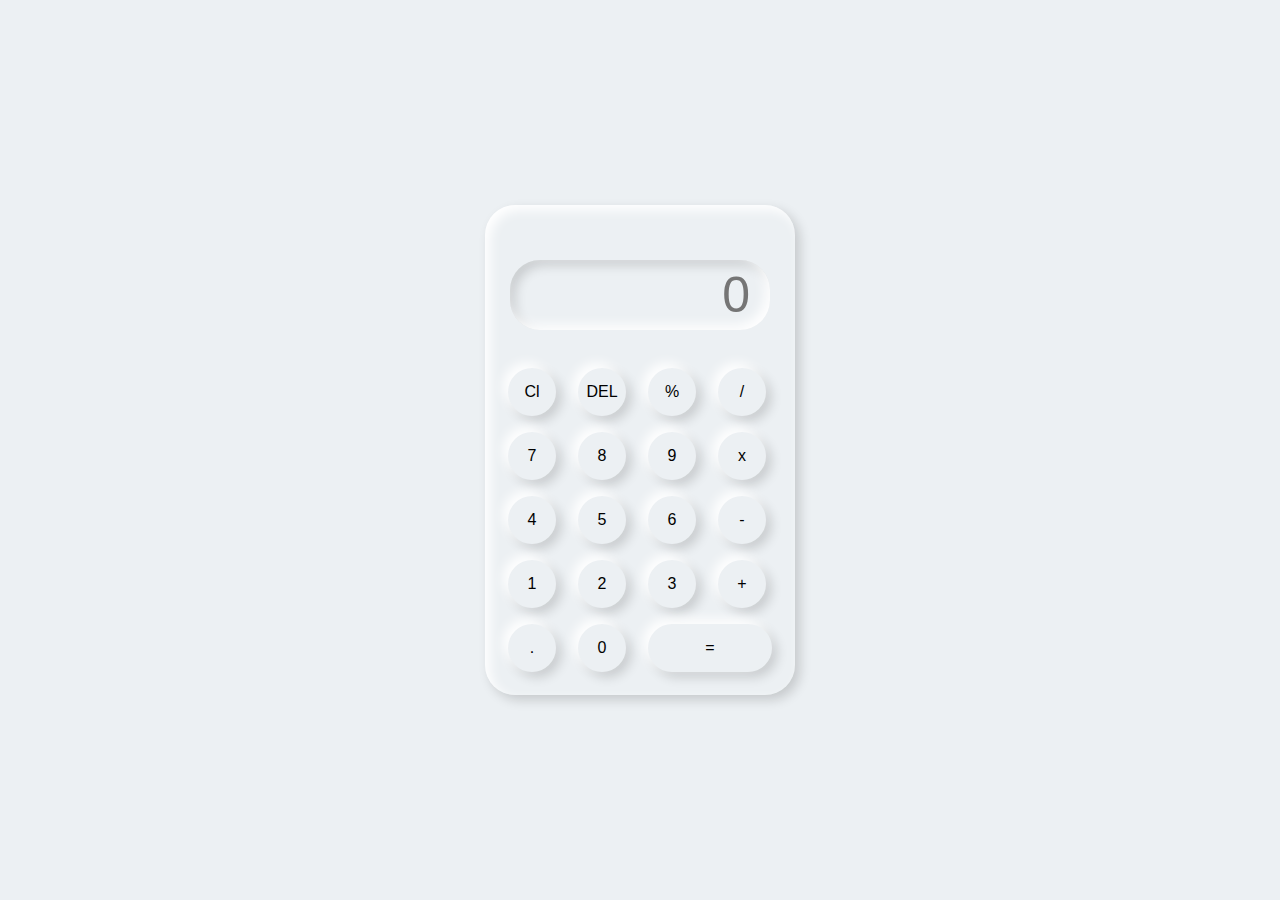
<file: Calculator/index.html>
<!DOCTYPE html>
<html lang="en">

<head>
    <meta charset="UTF-8">
    <meta name="viewport" content="width=device-width, initial-scale=1.0">
    <title>Calculator</title>
    <link rel="stylesheet" href="style.css">
</head>

<body>
    <div class="container">
        <div class="calculator">
            <input type="text" placeholder="0" id="inp">
            <button class="btn" onclick="clear()" id="clr">Cl</button>
            <button class="btn" onclick="del()">DEL</button>
            <button class="btn" onclick="display('%')">%</button>
            <button class="btn" onclick="display('/')">/</button>
            <button class="btn" onclick="display('7')">7</button>
            <button class="btn" onclick="display('8')">8</button>
            <button class="btn" onclick="display('9')">9</button>
            <button class="btn" onclick="display('*')">x</button>
            <button class="btn" onclick="display('4')">4</button>
            <button class="btn" onclick="display('5')">5</button>
            <button class="btn" onclick="display('6')">6</button>
            <button class="btn" onclick="display('-')">-</button>
            <button class="btn" onclick="display('1')">1</button>
            <button class="btn" onclick="display('2')">2</button>
            <button class="btn" onclick="display('3')">3</button>
            <button class="btn" onclick="display('+')">+</button>
            <button class="btn" onclick="display('.')">.</button>
            <button class="btn" onclick="display('0')">0</button>
            <button class="btn" onclick="equals()" id="equal">=</button>
        </div>
    </div>
    <script src="script.js"></script>
</body>

</html>
</file>
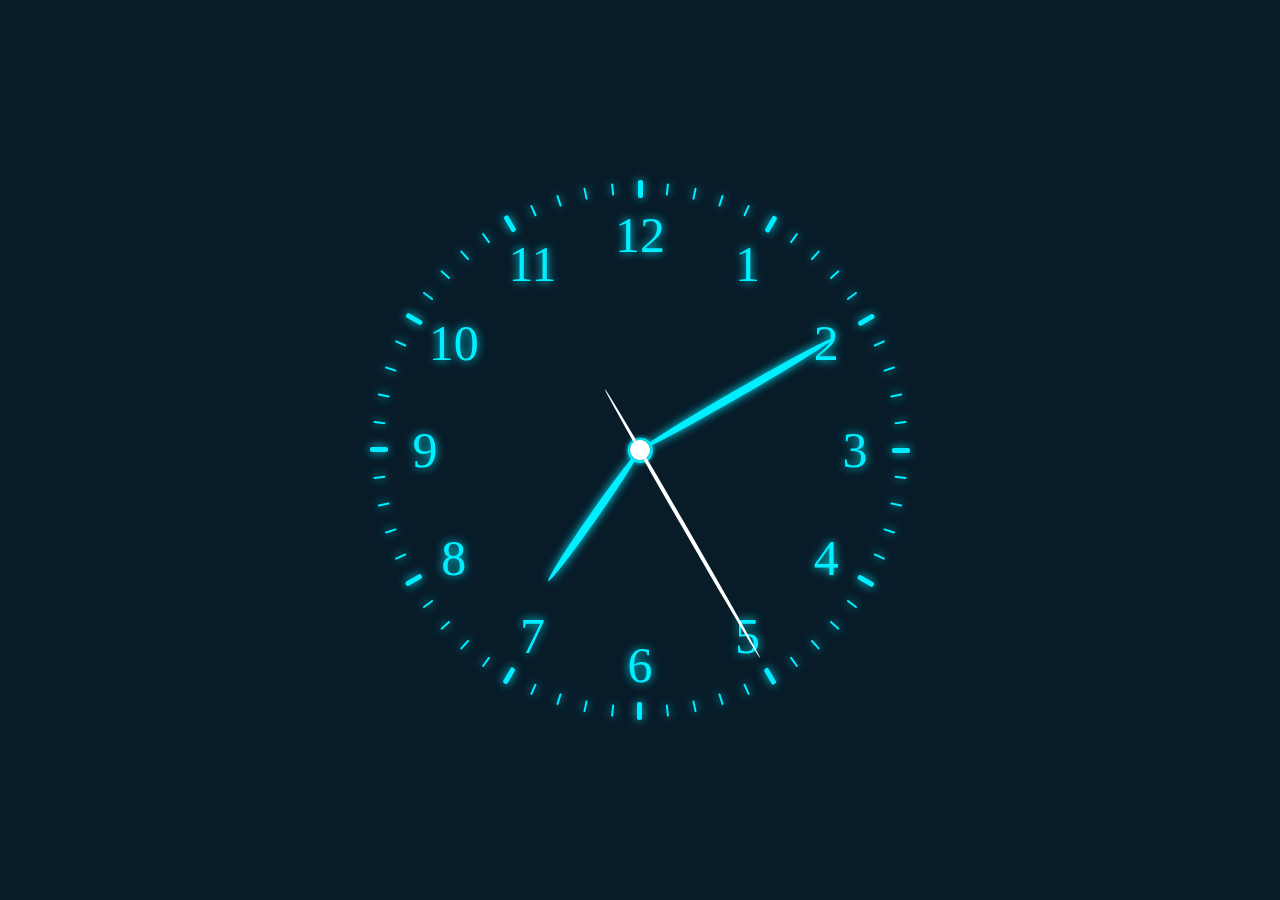
<file: Analog Clock/AnalogClock.html>
<!DOCTYPE html>
<html lang="en">

<head>
    <meta charset="UTF-8">
    <meta name="viewport" content="width=device-width, initial-scale=1.0">
    <title>AnalogClock</title>
    <link rel="stylesheet" href="style.css">
</head>

<body>
    <div id="wrapper">
        <div id="bar-seconds"></div>
        <div id="number-hours"></div>

        <div class="hand-box">
            <div class="hand hour"><i></i></div>
            <div class="hand minute"><i></i></div>
            <div class="hand second"><i></i></div>
        </div>
    </div>
    
    <script src="script.js"></script>
</body>

</html>
</file>
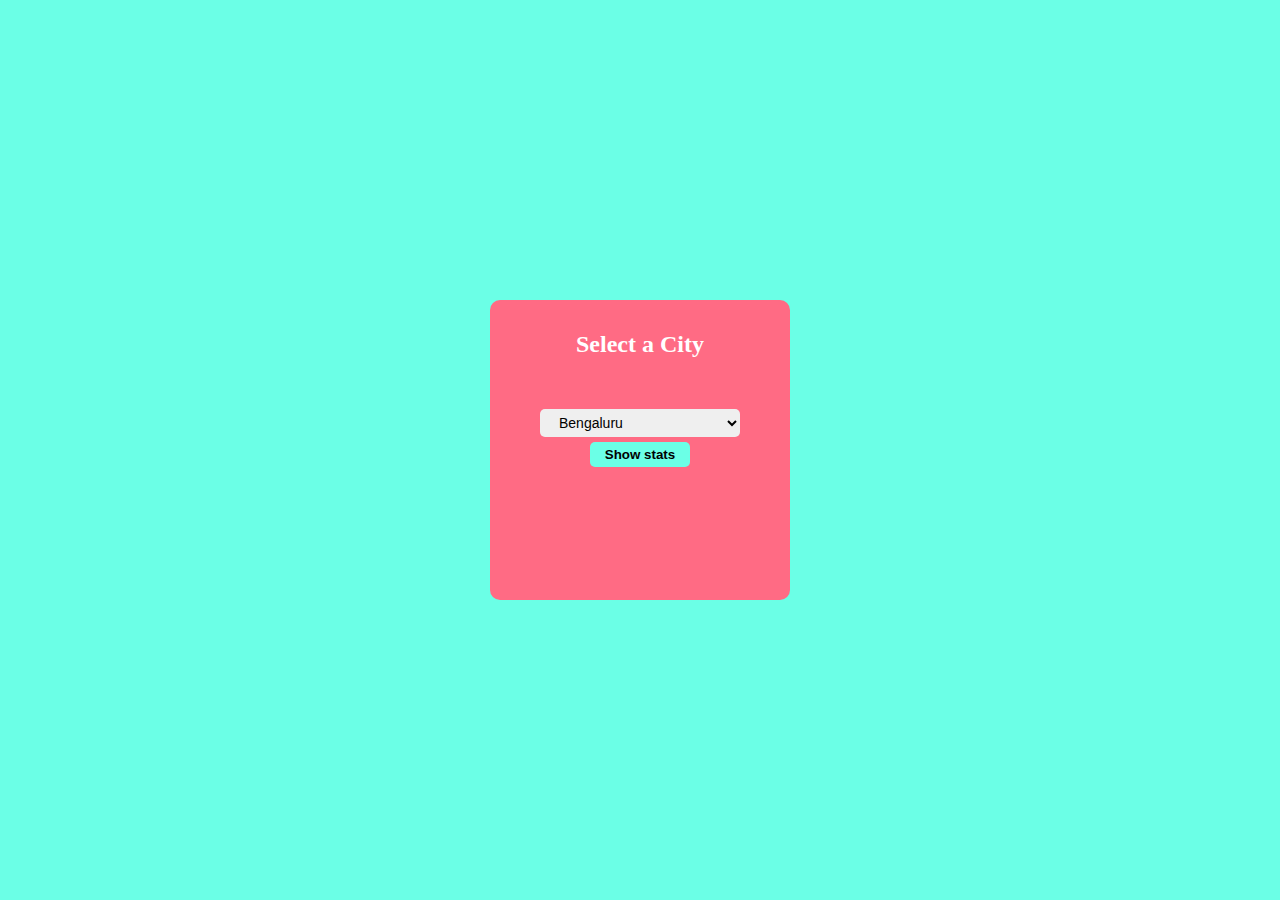
<file: City Stats/City Stats.html>
<!DOCTYPE html>
<html lang="en">
<head>
    <meta charset="UTF-8">
    <meta name="viewport" content="width=device-width, initial-scale=1.0">
    <title>Converter</title>
    <link rel="stylesheet" href="style.css">
</head>
<body>
    <div class="container">
        <h2 id="sclt-city">Select a City</h2>
        <div class="input_button">
            <div id="drop">
                <select name="" id="input">
                    <option value="Bengaluru">Bengaluru</option>
                    <option value="Chennai">Chennai</option>
                    <option value="Mumbai">Mumbai</option>
                    <option value="Hyderabad">Hyderabad</option>
                </select>
            </div>
            <button>Show stats</button>
        </div>
        <div id="result"></div>
    </div>
   <script src="script.js">
    // function convert(){
    //     let a=document.getElementById('para').value
    //     let b=a.split(' ');
    //     let length= b.length;
    //     let result=document.getElementById('res')
    //     result.innerHTML=length;
    // }
    // function checker(){
    //     let a=document.getElementById('para').value;
    //     let str=a.replace(/\s+/g, '').toUpperCase()
    //     let rev=str.split('').reverse().join('')
    //     let res='';
    //     if(str===rev){
    //           res='palindrome';
    //     }
    //     else{
    //          res='not palindrome';
    //     }
    //     let op=document.getElementById('result')
    //     op.innerHTML=res.toUpperCase();
    // }

   </script>
</body>
</html>
</file>
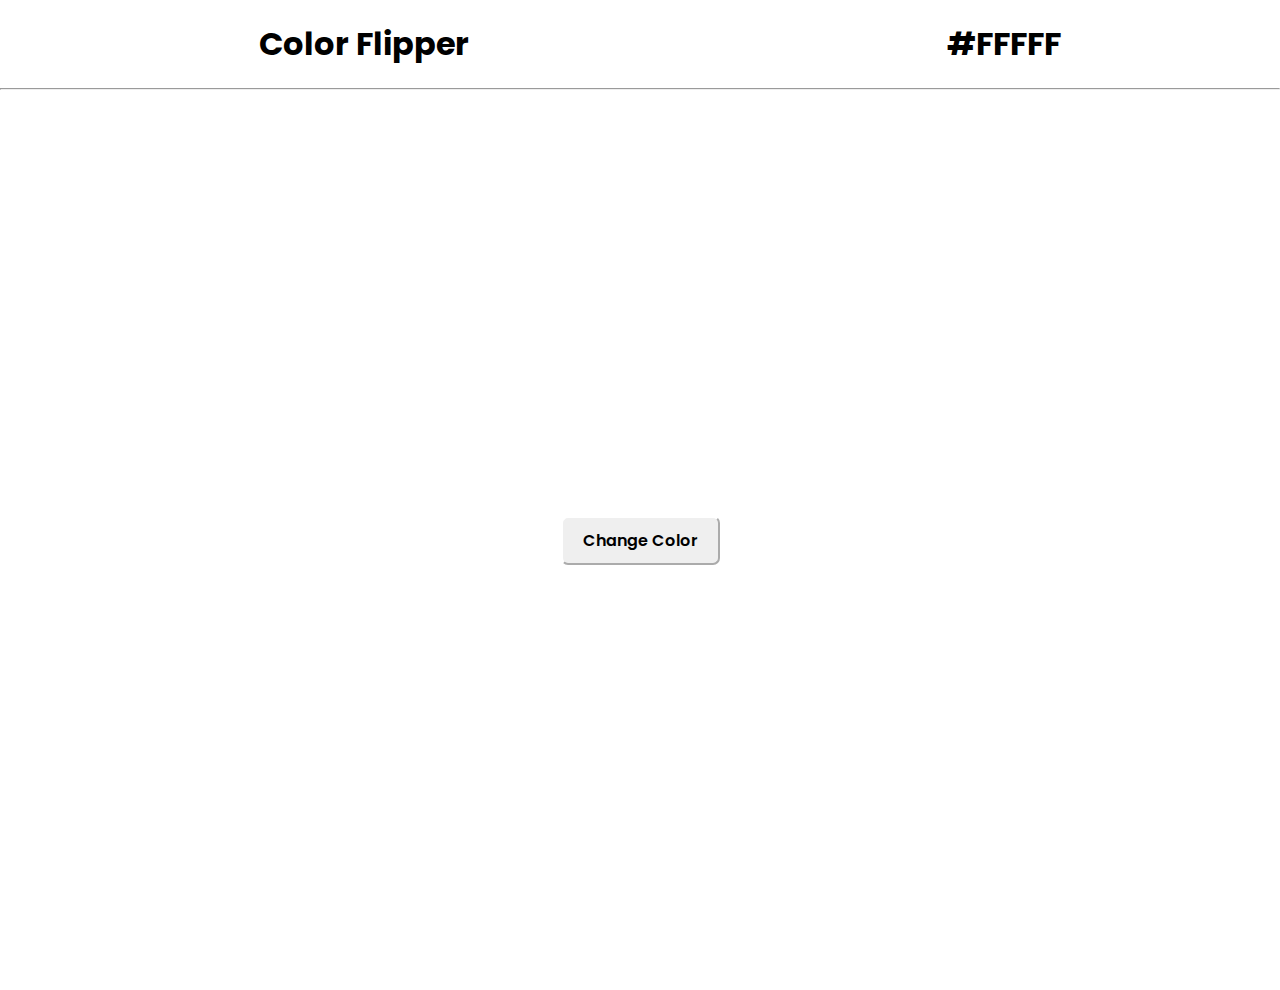
<file: Color Ficker/Color picker.html>
<!DOCTYPE html>
<html lang="en">
<head>
    <meta charset="UTF-8">
    <meta name="viewport" content="width=device-width, initial-scale=1.0">
    <title>random color</title>
    <link rel="stylesheet" href="style.css">
</head>
<body>
    <header>
        <h1 class="title">Color Flipper</h1>
        <h1 id="ccode">#FFFFF</h1>
    </header>
    <hr>
    <div id="container">
        <button>Change Color</button>
    </div>
    <script src="script.js"></script>
</body>
</html>
</file>
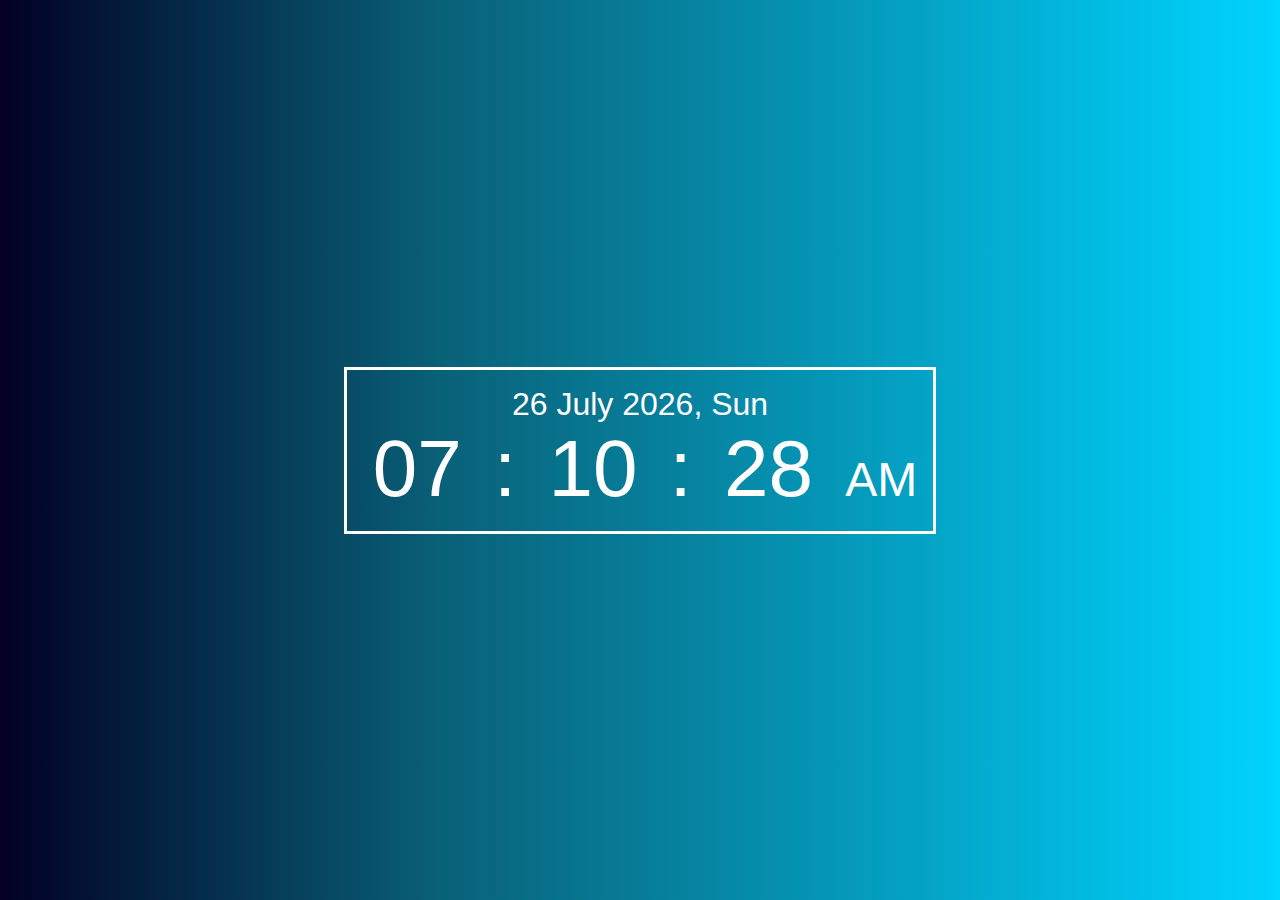
<file: Digital Clock/Clock.html>
<!DOCTYPE html>
<html lang="en">

<head>
    <meta charset="UTF-8">
    <meta name="viewport" content="width=device-width, initial-scale=1.0">
    <title>Clock</title>
    <link rel="stylesheet" href="style.css">
</head>

<body>
    <div class="container">
        <div id="wrapper">
            <div id="date">xxx x xxxx, xxx</div>
            <span id="hours">00</span>
            <span>:</span>
            <span id="minutes">00</span>
            <span>:</span>
            <span id="seconds">00</span>
            <span id="ampm">AM</span>
        </div>
    </div>
    <script src="script.js"></script>
</body>

</html>
</file>
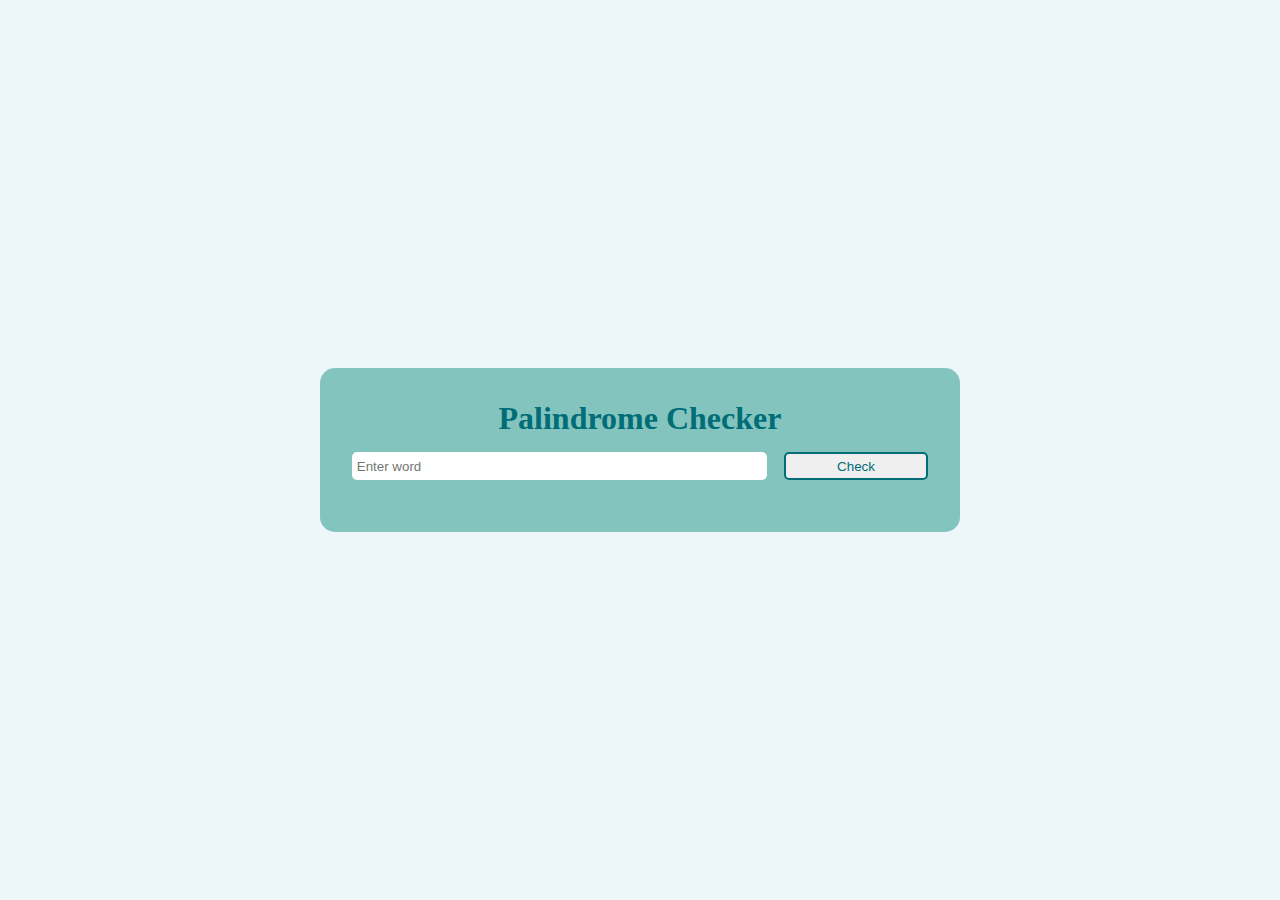
<file: Palindrome Checker/palindrome.html>
<!DOCTYPE html>
<html lang="en">

<head>
    <meta charset="UTF-8">
    <meta name="viewport" content="width=device-width, initial-scale=1.0">
    <title>palindrome</title>
    <link rel="stylesheet" href="style.css">
</head>

<body>
    <div class="container">
        <h1>Palindrome Checker</h1>
        <div class="form">
            <input id='inp' type="text" placeholder="Enter word">
            <button id="btn">Check</button>
        </div>


        <div id="res">
        </div>
    </div>
    <script>
        // function convert() {
        //     let a = document.getElementById('para').value
        //     let b = a.split(' ');
        //     let length = b.length;
        //     let result = document.getElementById('res')
        //     result.innerHTML = length;
        // }
        let btn = document.getElementById('btn')
        btn.addEventListener('click', checker)
        function checker() {
            let a = document.getElementById('inp').value;
            let str = a.replace(/\s+/g, '').toUpperCase()
            let rev = str.split('').reverse().join('')
            let res = '';
            if (str === rev) {
                res = 'palindrome';
            }
            else {
                res = 'not palindrome';
            }
            let op = document.getElementById('res')
            op.innerHTML = res.toUpperCase();
        }

    </script>
</body>

</html>
</file>
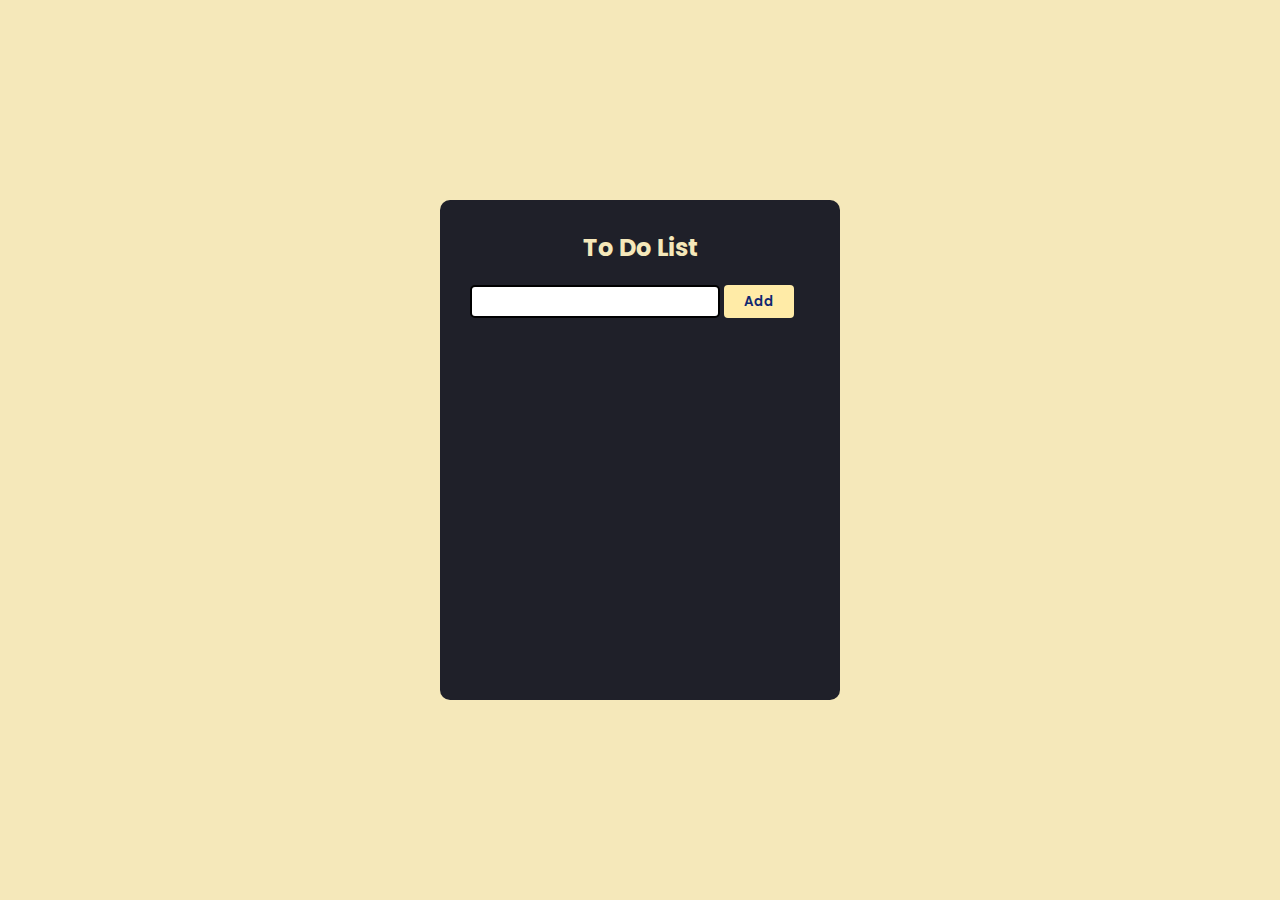
<file: Todo/ToDoList.html>
<!DOCTYPE html>
<html lang="en">

<head>
    <meta charset="UTF-8">
    <meta name="viewport" content="width=device-width, initial-scale=1.0">
    <title>ToDO</title>
    <link rel="stylesheet" href="style.css">

</head>

<body>
    <div id="wrapper">
        <h2>To Do List</h2>
        <input type="text" id="input">
        <button id="add">Add</button>
        <div id="list">
        </div>
    </div>
    <script src="func.js"></script>
</body>

</html>
</file>
<file: Calculator/style.css>
*{
    margin: 0;
    padding: 0;
    box-sizing: border-box;
    font-family: sans-serif;
    outline: none;
    background-color: #ecf0f3;
}
.container{
    height: 100vh;
    display: flex;
    justify-content: center;
    align-items: center;
}
.calculator{
    display: grid;
    grid-template-columns: repeat(4,70px);
    background-color: #ecf0f3;
    border-radius: 30px;
    padding: 15px;
    box-shadow: inset 5px 5px 12px #ffffff,
                     5px 5px 12px rgba(0,0,0,0.16);
}
input{
    grid-column: 4 span;
    width: 260px;
    height: 70px;
    border: none;
    border-radius: 30px;
    background-color: #ecf0f3;
    box-shadow: inset -5px -5px 12px #ffffff,
                inset 5px 5px 12px rgba(0,0,0,0.16);
    text-align: end;
    font-size: 50px;
    padding: 20px;
    margin: auto;
    margin-top: 40px;
    margin-bottom: 30px;
}
button{
    height: 48px;
    width: 48px;
    border: none;
    border-radius: 50%;
    background-color: #ecf0f3;
    box-shadow: -5px -5px 12px #ffffff,
                5px 5px 12px rgba(0,0,0,0.16);
    margin: 8px;
    font-size: 16px;
    cursor: pointer;
}
button:hover{
    box-shadow:inset -5px -5px 12px #ffffff,
               inset 5px 5px 12px rgba(0,0,0,0.16);
}
#equal{
    grid-column: 2 span;
    width: auto;
    border-radius: 120px;
}
</file>
<file: Analog Clock/style.css>
* {
    padding: 0;
    margin: 0;
    box-sizing: border-box;
}

body {
    display: flex;
    justify-content: center;
    align-items: center;
    height: 100vh;
    background-color: #081b29;
    overflow: hidden;
}

#wrapper {
    position: relative;
    width: 500px;
    height: 500px;
    border-radius: 50%;
    display: flex;
    justify-content: center;
    align-items: center;
}

#bar-seconds,
#number-hours {
    position: absolute;
    width: 100%;
    height: 100%;
    border-radius: 50%;
}

#bar-seconds span {
    position: absolute;
    transform: rotate(calc(var(--index)*6deg));
    inset: -20px;
    text-align: center;
}

#bar-seconds span:nth-child(5n) p {
    width: 5px;
    height: 18px;

}

#bar-seconds span p {
    display: inline-block;
    width: 2px;
    height: 12px;
    background: #0ef;
    border-radius: 2px;
    box-shadow: 0 0 10px #0ef;
}

#number-hours span {
    position: absolute;
    transform: rotate(calc((var(--index)*30deg)));
    inset: 6px;
    text-align: center;
}

#number-hours span p {
    font-size: 50px;
    transform: rotate(calc((var(--index)*-30deg)));
    text-align: center;
    color: #0ef;
    text-shadow: 0 0 10px #0ef;
}

.hand-box {
    position: relative;
    display: flex;
    justify-content: center;
    align-items: center;
}

.hand-box .hand {
    position: absolute;
    border-radius: 50%;
    display: flex;
    justify-content: center;
}

.hand-box .hand i {
    display: inline-block;
    transform-origin: bottom;
    border-radius: 50%;
    box-shadow: 0 0 10px #0ef;
}

.hand-box .hour {
    width: 320px;
    height: 320px;

}

.hand-box .hour i {
    width: 8px;
    height: 160px;
    background: #0ef;

}

.hand-box .minute {
    width: 450px;
    height: 450px;

}

.hand-box .minute::before {
    content: '';
    width: 25px;
    height: 25px;
    border-radius: 50%;
    position: absolute;
    top: 50%;
    transform: translateY(-50%);
    background: #0ef;
    box-shadow: 0 0 5px #0ef;
}

.hand-box .minute i {
    width: 8px;
    height: 225px;
    background: #0ef;

}


.hand-box .second {
    width: 480px;
    height: 480px;

}

.hand-box .second::before {
    content: '';
    width: 20px;
    height: 20px;
    border-radius: 50%;
    position: absolute;
    top: 50%;
    transform: translateY(-50%);
    background: rgb(255, 255, 255);
    box-shadow: 0 0 2px rgba(0, 0, 0, .5);
}

.hand-box .second i {
    width: 4px;
    height: calc(240px + 70px);
    background: white;

    box-shadow: none;
}
</file>
<file: City Stats/style.css>
*{
    padding: 0;
    margin: 0;
}
body{
    width: 100vw;
    height: 100vh;
    display: flex;
    align-items: center;
    justify-content: center;
    background-color: #6bffe6;
}
.container{
    border-radius: 10px;
    box-sizing: border-box;
    padding: 10px;
    display: flex;
    flex-direction: column;
    align-items: center;
    justify-content: space-around;
    gap: 10px;
    width: 300px;
    height: 300px;
    background-color: #ff6b84;
    color: rgb(255, 255, 255);
}
/* #para{
    width: 200px;
    height:100px;
    background-color: white;
    border-radius: 10px;
    color: black;
    display: flex;
    padding: 10px;
} */
#input{
    padding: 5px 15px;
    border: none;
    width: 200px;
    border-radius: 5px;
    font-size: 14px;
}
.input_button{
    display: flex;
    flex-direction: column;
    gap: 5px;
    align-items: center;
    justify-content: center;
}
button{
    padding: 5px 15px;
    border: none;
    border-radius: 5px;
    background-color: #6bffe6;
    font-weight:600;
}
button:hover{
    background-color: rgb(0, 92, 95);
    color: white;
}
#result{
    height: 50px;
    width: 200px;
    display: flex;
    justify-content: center;
    align-items: center;
    font-weight: 600;
}
</file>
<file: Color Ficker/style.css>
@import url('https://fonts.googleapis.com/css2?family=Open+Sans:wght@500&family=Poppins:wght@300;400&display=swap');
*{
    padding: 0;
    margin: 0;
    font-family: 'Poppins', sans-serif;
}
header{
    display: flex;
    justify-content: space-around;
    width: 100vw;
    padding: 20px;
}
#container{
    height:100vh;
    width: 100vw;
    display: flex;
    justify-content: center;
    align-items: center;
}
button{
    padding: 10px 20px;
    border-color: white;
    border-radius: 7px;
    font-weight: 600;
    font-size: 16px;
}
button:hover{
    background-color: #3498DB;
    color: white;
}
</file>
<file: Digital Clock/style.css>
body {
    margin: 0;
    padding: 0;
    background: rgb(2, 0, 36);
    background: linear-gradient(90deg, rgba(2, 0, 36, 1) 0%, rgba(9, 98, 121, 1) 35%, rgba(0, 212, 255, 1) 100%);
}

.container {
    font-family: 'Gill Sans', 'Gill Sans MT', Calibri, 'Trebuchet MS', sans-serif;
    color: white;
    display: flex;
    width: 100vw;
    height: 100vh;
    align-items: center;
    justify-content: center;
    font-size: 5rem;
}

#wrapper {
    border: 3px solid white;
    padding: 1rem;
}

.container span {
    margin-left: 10px;
}

#ampm {
    font-size: 3rem;
    align-items: end;
}

#date {
    font-size: 2rem;
    text-align: center;
}
</file>
<file: Palindrome Checker/style.css>
* {
    padding: 0;
    margin: 0;
    box-sizing: border-box;
}

body {
    display: flex;
    justify-content: center;
    align-items: center;
    height: 100vh;
    background-color: #edf6f9;
    color: #006d77;
}

h1 {
    text-align: center;
    margin-bottom: 15px;
}

.container {
    width: 50%;
    background-color: #83c5be;
    padding: 2rem;
    border-radius: 15px;
}

.form {
    display: grid;
    grid-template-columns: 72% 25%;
    grid-gap: 3%;
}

input,
button {
    padding: .3rem;
    border-radius: 5px;
    border: none;
}

button {
    border: 2px solid #006d77;
    color: #006d77;
    transition: .3s;
}

button:hover {
    transform: translateY(-3px);
    background-color: #006d77;
    color: #fff;
}

#res {
    text-align: center;
    margin-top: 20px;
}
</file>
<file: Todo/style.css>
@import url('https://fonts.googleapis.com/css2?family=Open+Sans:wght@500&family=Poppins:wght@300;400&display=swap');

* {
    margin: 0;
    padding: 0;
    box-sizing: border-box;
    font-family: 'Poppins', sans-serif;
}

body {
    display: flex;
    justify-content: center;
    align-items: center;
    height: 100vh;
    background-color: #f5e8ba;
}

#wrapper {
    height: 500px;
    width: 400px;
    margin: 200px auto;
    background-color: #1f2029;
    border-radius: 10px;
    padding: 30px;
    /* display: flex;
    flex-direction: column;
    align-items: center; */
}

#wrapper h2 {
    text-align: center;
    color: #f5e8ba;
}

#wrapper input {
    border-radius: 5px;
    border: 2px solid black;
    margin-top: 20px;
    height: 2.5em;
    width: 250px;
}

button {
    background-color: #ffeba7;
    border-radius: 4px;
    height: 2.5em;
    width: 70px;
    font-weight: 600;
    border: none;
    color: #102770;
}

button:hover {
    cursor: pointer;
}

#list {
    color: white;
    font-size: 28px;
    margin-top: 10px;
}

#list p {
    margin: 10px 0px;
}

#list p:hover {
    cursor: pointer;
}
</file>
